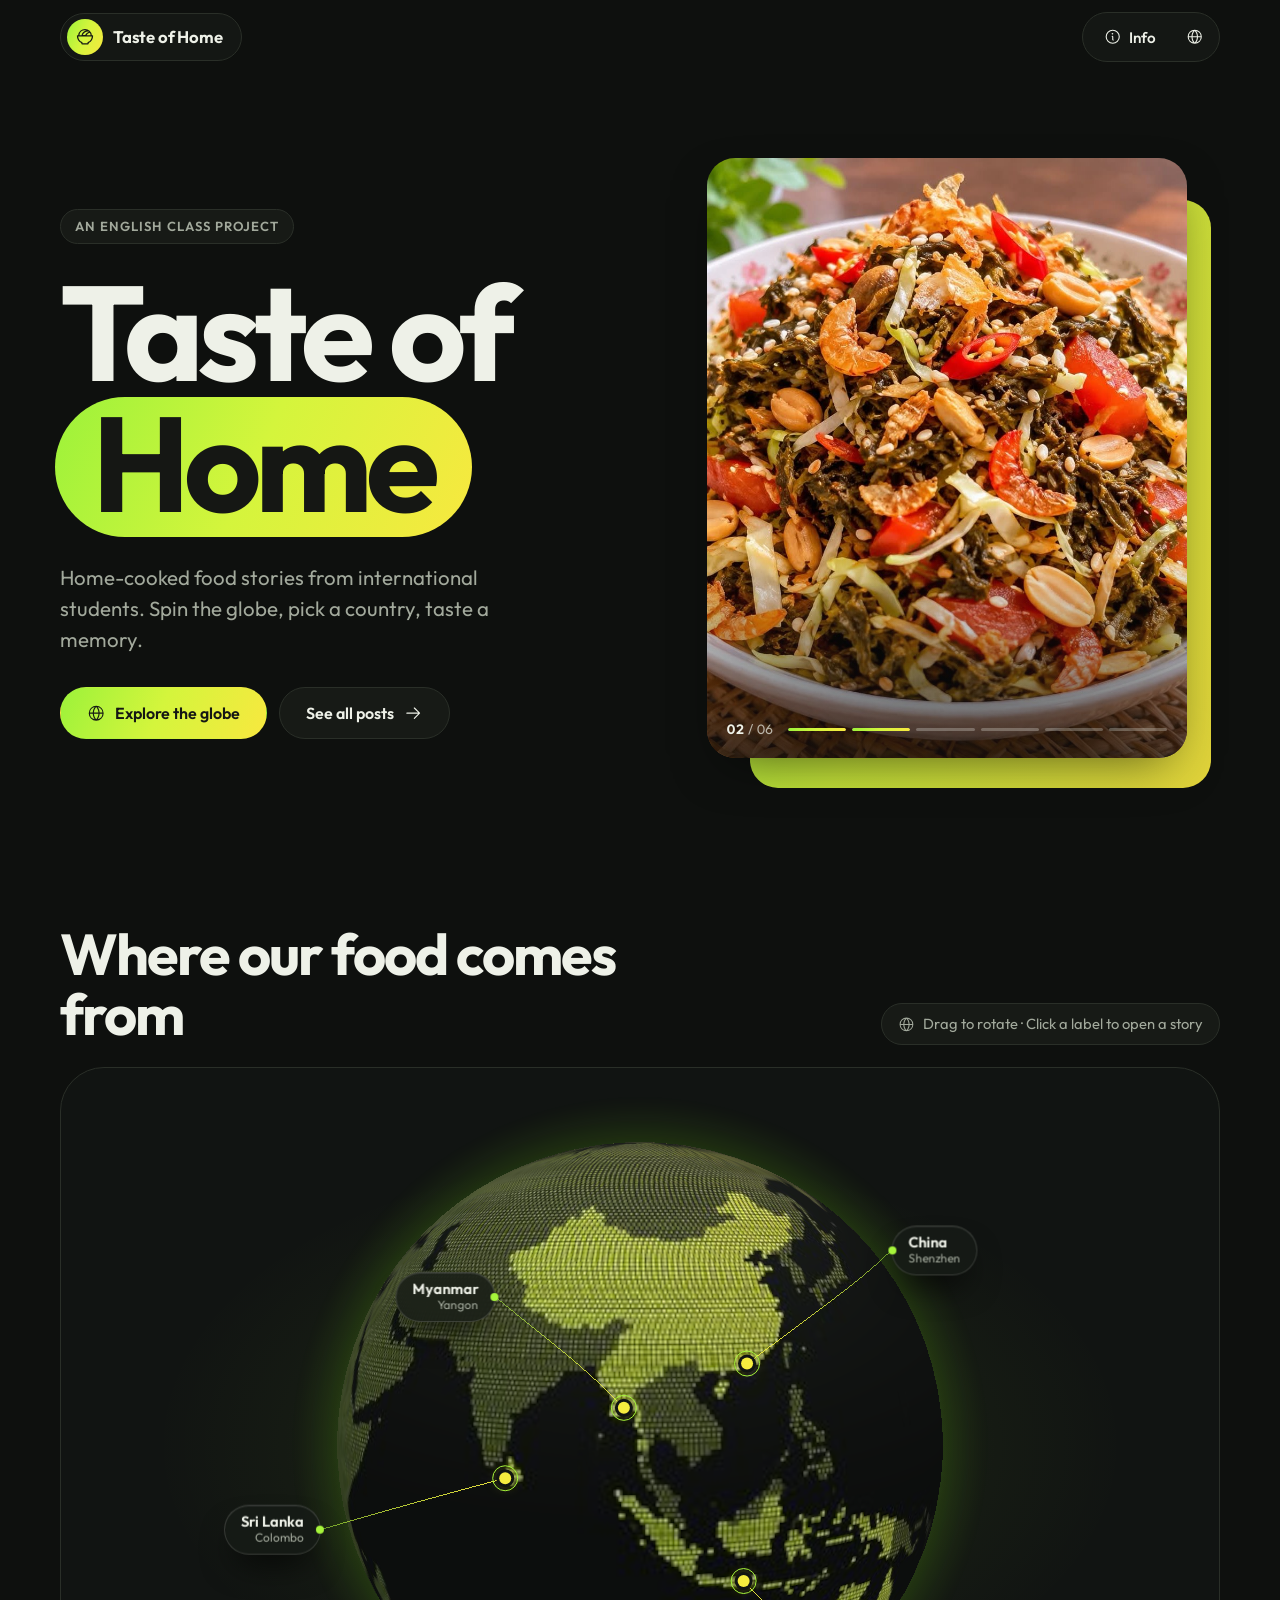
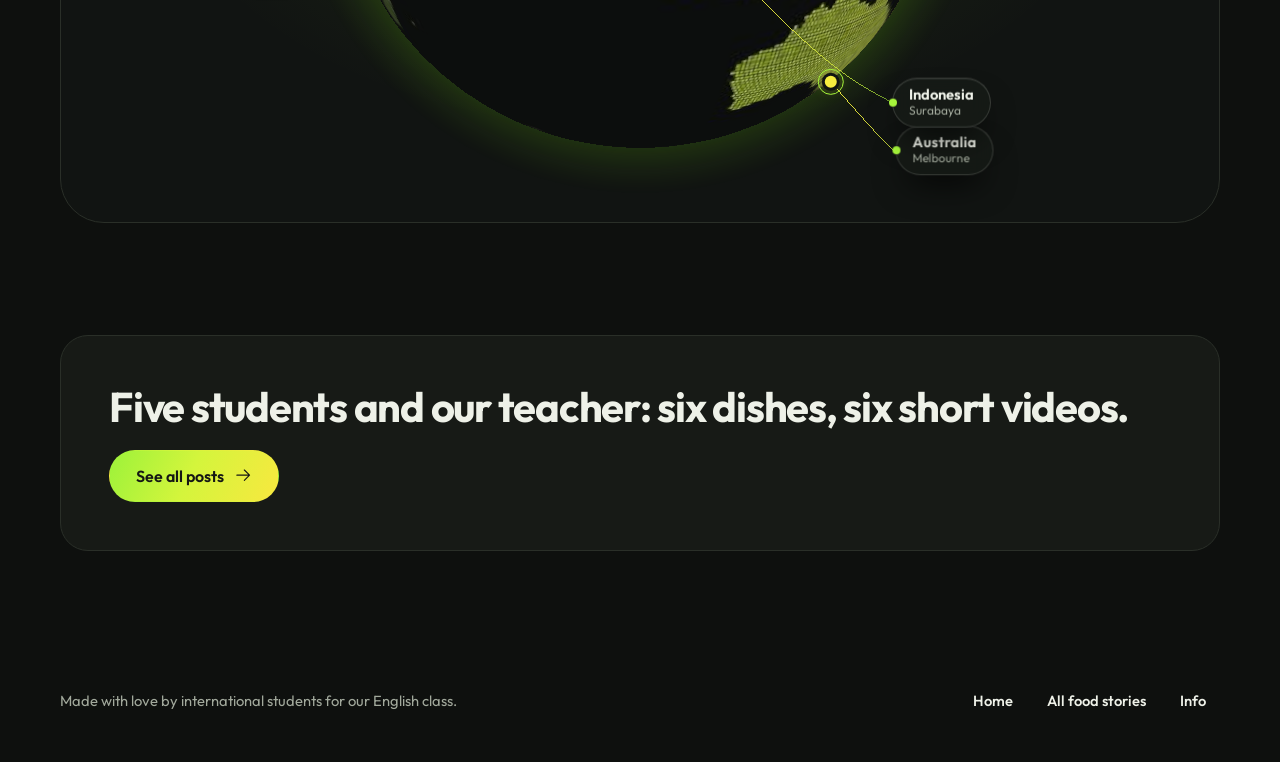
<file: index.html>
<!doctype html>
<html lang="en">
<head>
  <meta charset="utf-8">
  <meta name="viewport" content="width=device-width, initial-scale=1, viewport-fit=cover">
  <title>Taste of Home | Food stories from international students</title>
  <meta name="description" content="Taste of Home: home-cooked food stories and short videos from international students and their teacher, from China, Indonesia, Myanmar, Sri Lanka and Australia. Spin the 3D globe to explore.">
  <link rel="canonical" href="https://blanchexxxxx.github.io/taste-of-home/">
  <meta name="theme-color" content="#0e100e">
  <meta property="og:type" content="website">
  <meta property="og:title" content="Taste of Home">
  <meta property="og:description" content="Food stories from international students. Spin the globe, pick a country, taste a memory.">
  <meta property="og:url" content="https://blanchexxxxx.github.io/taste-of-home/">
  <meta property="og:image" content="https://blanchexxxxx.github.io/taste-of-home/assets/img/globe-1k.jpg">
  <link rel="icon" href="assets/img/favicon.svg" type="image/svg+xml">
  <link rel="preload" href="assets/fonts/outfit-latin-wght-normal.woff2" as="font" type="font/woff2" crossorigin>
  <link rel="stylesheet" href="assets/css/style.css?v=202611261900">
  <script type="application/ld+json">
  {"@context":"https://schema.org","@type":"WebSite","name":"Taste of Home","url":"https://blanchexxxxx.github.io/taste-of-home/","description":"Food stories and short videos from international students.","inLanguage":["en","zh","ja","id","my","si","ta"]}
  </script>
</head>
<body>
  <header class="topbar">
    <div class="wrap">
      <a class="brand" href="./" aria-label="Taste of Home"><span class="mark"><span data-icon="bowl-food"></span></span><span class="brand__name">Taste of Home</span></a>
      <nav class="actions">
        <a class="pill-btn" href="info.html"><span data-icon="info"></span><span data-i18n="nav.info">Info</span></a>
        <div class="lang">
          <button class="pill-btn pill-btn--icon" id="langBtn" type="button" aria-haspopup="listbox" aria-expanded="false" data-i18n-aria="nav.language" aria-label="Language"><span data-icon="globe-simple"></span></button>
          <ul class="lang__menu" id="langMenu" role="listbox" hidden></ul>
        </div>
      </nav>
    </div>
  </header>

  <main>
    <section class="hero">
      <div class="wrap hero__grid">
        <div>
          <p class="kicker" data-i18n="hero.kicker">An English class project</p>
          <h1>Taste of <span class="bubble-word">Home</span></h1>
          <p class="hero__sub" data-i18n="hero.subtitle">Home-cooked food stories from international students. Spin the globe, pick a country, taste a memory.</p>
          <div class="hero__cta">
            <a class="btn btn--grad" href="#globe-block"><span data-icon="globe-simple"></span><span data-i18n="hero.ctaGlobe">Explore the globe</span></a>
            <a class="btn" href="posts.html"><span data-i18n="hero.ctaPosts">See all posts</span><span data-icon="arrow-right"></span></a>
          </div>
        </div>
        <div class="show" id="show" aria-roledescription="carousel">
          <div class="show__card">
            <div class="show__slides"></div>
            <div class="show__bar">
              <span class="show__count" aria-hidden="true"><b>01</b> / 06</span>
              <div class="show__dots"></div>
            </div>
          </div>
        </div>
      </div>
    </section>

    <section class="globe-block" id="globe-block">
      <div class="wrap">
        <div class="globe-head reveal">
          <h2 data-i18n="globe.title">Where our food comes from</h2>
          <p class="hint"><span data-icon="globe-simple"></span><span data-i18n="globe.hint">Drag to rotate · Click a label to open a story</span></p>
        </div>
        <div class="stage" id="globe-section">
          <div class="globe-skeleton" id="globe-skeleton" role="status"><span></span><b hidden data-i18n="globe.loading">Loading the globe</b></div>
          <div id="globe"></div>
          <div class="globe-fallback" id="globe-fallback" hidden>
            <p data-i18n="globe.fallback">Your browser can't show the 3D globe, so here are the stories as a list:</p>
            <ul></ul>
          </div>
        </div>
      </div>
    </section>

    <section class="band">
      <div class="wrap">
        <div class="band__inner reveal">
          <h2 data-i18n="posts.subtitle">Five students and our teacher: six dishes, six short videos.</h2>
          <a class="btn btn--grad" href="posts.html"><span data-i18n="hero.ctaPosts">See all posts</span><span data-icon="arrow-right"></span></a>
        </div>
      </div>
    </section>
  </main>

  <footer class="footer">
    <div class="wrap">
      <span data-i18n="footer.text">Made by international students for our English class.</span>
      <nav><a href="./" data-i18n="nav.home">Home</a><a href="posts.html" data-i18n="posts.title">All food stories</a><a href="info.html" data-i18n="nav.info">Info</a></nav>
    </div>
  </footer>

  <script src="assets/js/icons.js?v=202611261900" defer></script>
  <script src="assets/js/i18n.js?v=202611261900" defer></script>
  <script src="assets/js/data.js?v=202611261900" defer></script>
  <script src="assets/js/posts-i18n.js?v=202611261900" defer></script>
  <script src="assets/js/common.js?v=202611261900" defer></script>
  <script src="assets/js/pages.js?v=202611261900" defer></script>
  <script src="assets/js/globe.js?v=202611261900" defer></script>
</body>
</html>
</file>
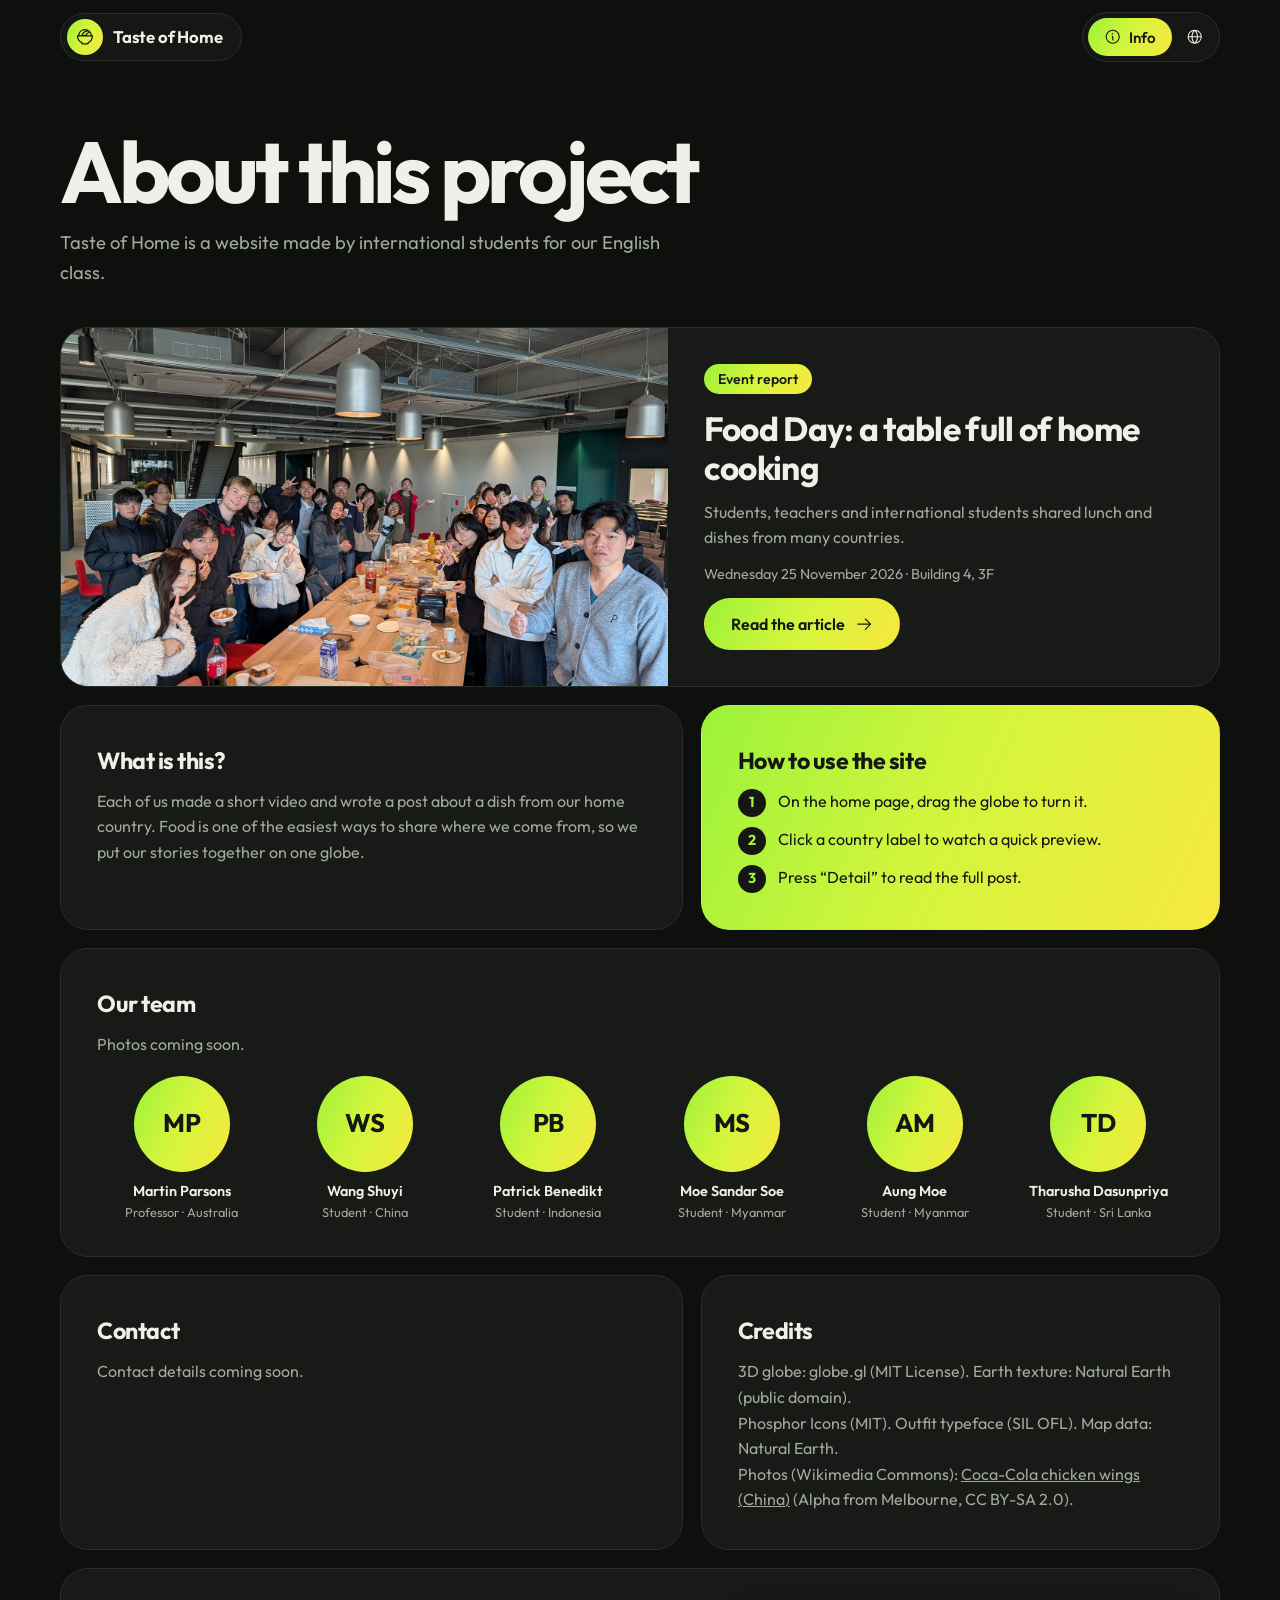
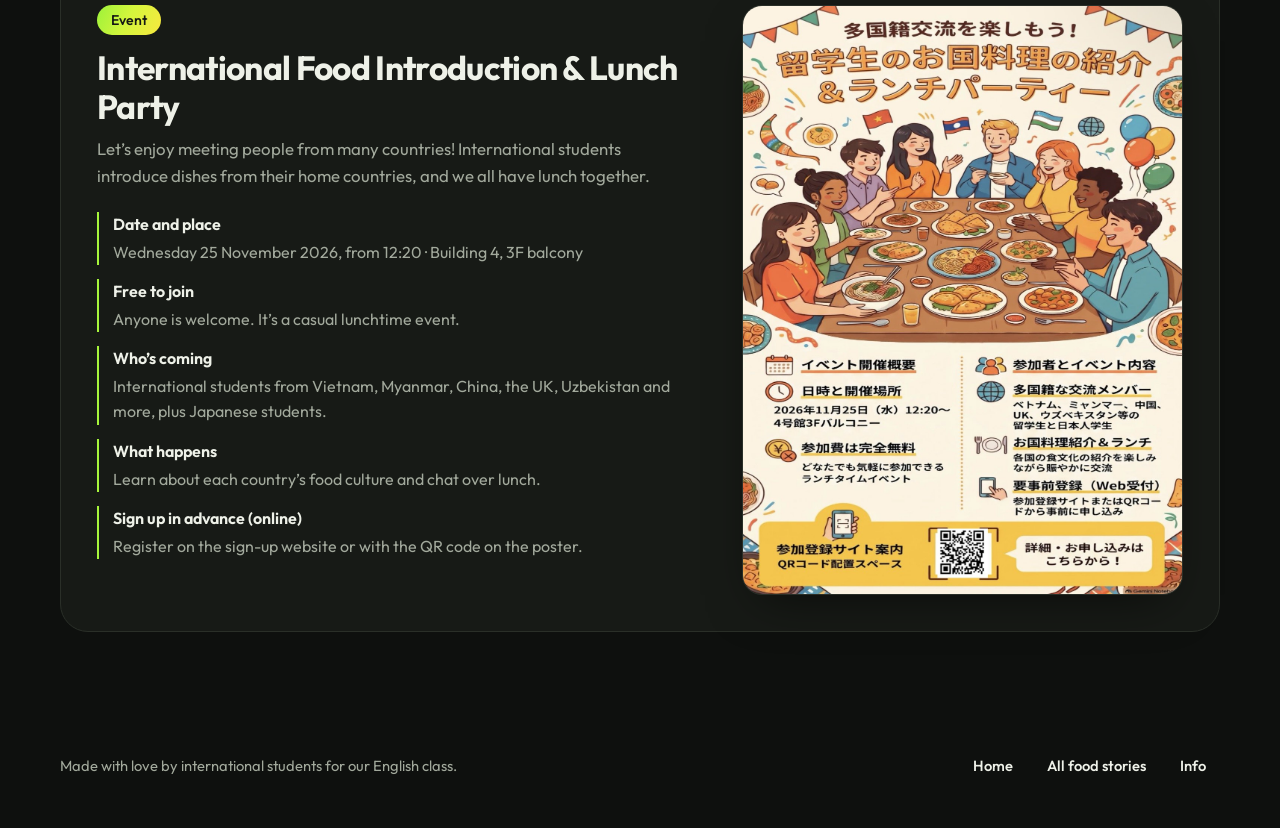
<file: info.html>
<!doctype html>
<html lang="en">
<head>
  <meta charset="utf-8">
  <meta name="viewport" content="width=device-width, initial-scale=1, viewport-fit=cover">
  <title>About | Taste of Home</title>
  <meta name="description" content="About Taste of Home, a website made by international students for an English class.">
  <link rel="canonical" href="https://blanchexxxxx.github.io/taste-of-home/info.html">
  <meta name="theme-color" content="#0e100e">
  <meta property="og:type" content="website">
  <meta property="og:title" content="About | Taste of Home">
  <meta property="og:description" content="About Taste of Home, a website made by international students for an English class.">
  <meta property="og:url" content="https://blanchexxxxx.github.io/taste-of-home/info.html">
  <meta property="og:image" content="https://blanchexxxxx.github.io/taste-of-home/assets/img/globe-1k.jpg">
  <link rel="icon" href="assets/img/favicon.svg" type="image/svg+xml">
  <link rel="preload" href="assets/fonts/outfit-latin-wght-normal.woff2" as="font" type="font/woff2" crossorigin>
  <link rel="stylesheet" href="assets/css/style.css?v=202611261900">
</head>
<body>
  <header class="topbar">
    <div class="wrap">
      <a class="brand" href="./" aria-label="Taste of Home"><span class="mark"><span data-icon="bowl-food"></span></span><span class="brand__name">Taste of Home</span></a>
      <nav class="actions">
        <a class="pill-btn" href="info.html" aria-current="page"><span data-icon="info"></span><span data-i18n="nav.info">Info</span></a>
        <div class="lang">
          <button class="pill-btn pill-btn--icon" id="langBtn" type="button" aria-haspopup="listbox" aria-expanded="false" data-i18n-aria="nav.language" aria-label="Language"><span data-icon="globe-simple"></span></button>
          <ul class="lang__menu" id="langMenu" role="listbox" hidden></ul>
        </div>
      </nav>
    </div>
  </header>

  <main>
    <section class="page">
      <div class="wrap">
        <div class="page-head">
          <h1 data-i18n="info.title">About this project</h1>
          <p data-i18n="info.lead">Taste of Home is a website made by international students for our English class.</p>
        </div>
        <div class="info-grid">
          <div class="panel--wide news-list" id="news-list"></div>
          <div class="panel reveal">
            <h2 data-i18n="info.aboutH">What is this?</h2>
            <p data-i18n="info.aboutP"></p>
          </div>
          <div class="panel panel--grad reveal">
            <h2 data-i18n="info.howH">How to use the site</h2>
            <ol class="steps">
              <li data-i18n="info.how1"></li>
              <li data-i18n="info.how2"></li>
              <li data-i18n="info.how3"></li>
            </ol>
          </div>
          <div class="panel panel--wide reveal">
            <h2 data-i18n="info.teamH">Our team</h2>
            <p data-i18n="info.teamP">Names and photos coming soon.</p>
            <!-- Filled in from the posts in assets/js/data.js (author, role, location). -->
            <div class="team" id="team"></div>
          </div>
          <div class="panel reveal">
            <h2 data-i18n="info.contactH">Contact</h2>
            <p data-i18n="info.contactP">Contact details coming soon.</p>
          </div>
          <div class="panel reveal">
            <h2 data-i18n="info.creditsH">Credits</h2>
            <p data-i18n="info.creditsP"></p>
            <p>Phosphor Icons (MIT). Outfit typeface (SIL OFL). Map data: Natural Earth.</p>
            <p id="photo-credits"></p>
          </div>
          <div class="panel panel--wide event reveal" id="event">
            <div class="event__text">
              <span class="chip chip--grad" data-i18n="info.eventTag">Event</span>
              <h2 data-i18n="info.eventH">International Food Introduction &amp; Lunch Party</h2>
              <p class="event__lead" data-i18n="info.eventLead"></p>
              <dl class="event__facts">
                <div><dt data-i18n="info.eventWhenH">Date and place</dt><dd data-i18n="info.eventWhen"></dd></div>
                <div><dt data-i18n="info.eventFeeH">Free to join</dt><dd data-i18n="info.eventFee"></dd></div>
                <div><dt data-i18n="info.eventWhoH">Who's coming</dt><dd data-i18n="info.eventWho"></dd></div>
                <div><dt data-i18n="info.eventWhatH">What happens</dt><dd data-i18n="info.eventWhat"></dd></div>
                <div><dt data-i18n="info.eventRegH">Sign up in advance (online)</dt><dd data-i18n="info.eventReg"></dd></div>
              </dl>
            </div>
            <!-- Poster image: assets/img/event/poster.jpg (hidden automatically if the file is missing) -->
            <a class="event__poster" href="assets/img/event/poster.jpg" target="_blank" rel="noopener">
              <img src="assets/img/event/poster.jpg" alt="" data-i18n-alt="info.eventPosterAlt" loading="lazy" onerror="this.parentNode.hidden = true">
            </a>
          </div>
        </div>
      </div>
    </section>
  </main>

  <footer class="footer">
    <div class="wrap">
      <span data-i18n="footer.text">Made by international students for our English class.</span>
      <nav><a href="./" data-i18n="nav.home">Home</a><a href="posts.html" data-i18n="posts.title">All food stories</a><a href="info.html" data-i18n="nav.info">Info</a></nav>
    </div>
  </footer>

  <script src="assets/js/icons.js?v=202611261900" defer></script>
  <script src="assets/js/i18n.js?v=202611261900" defer></script>
  <script src="assets/js/data.js?v=202611261900" defer></script>
  <script src="assets/js/news.js?v=202611261900" defer></script>
  <script src="assets/js/posts-i18n.js?v=202611261900" defer></script>
  <script src="assets/js/common.js?v=202611261900" defer></script>
  <script src="assets/js/pages.js?v=202611261900" defer></script>
</body>
</html>
</file>
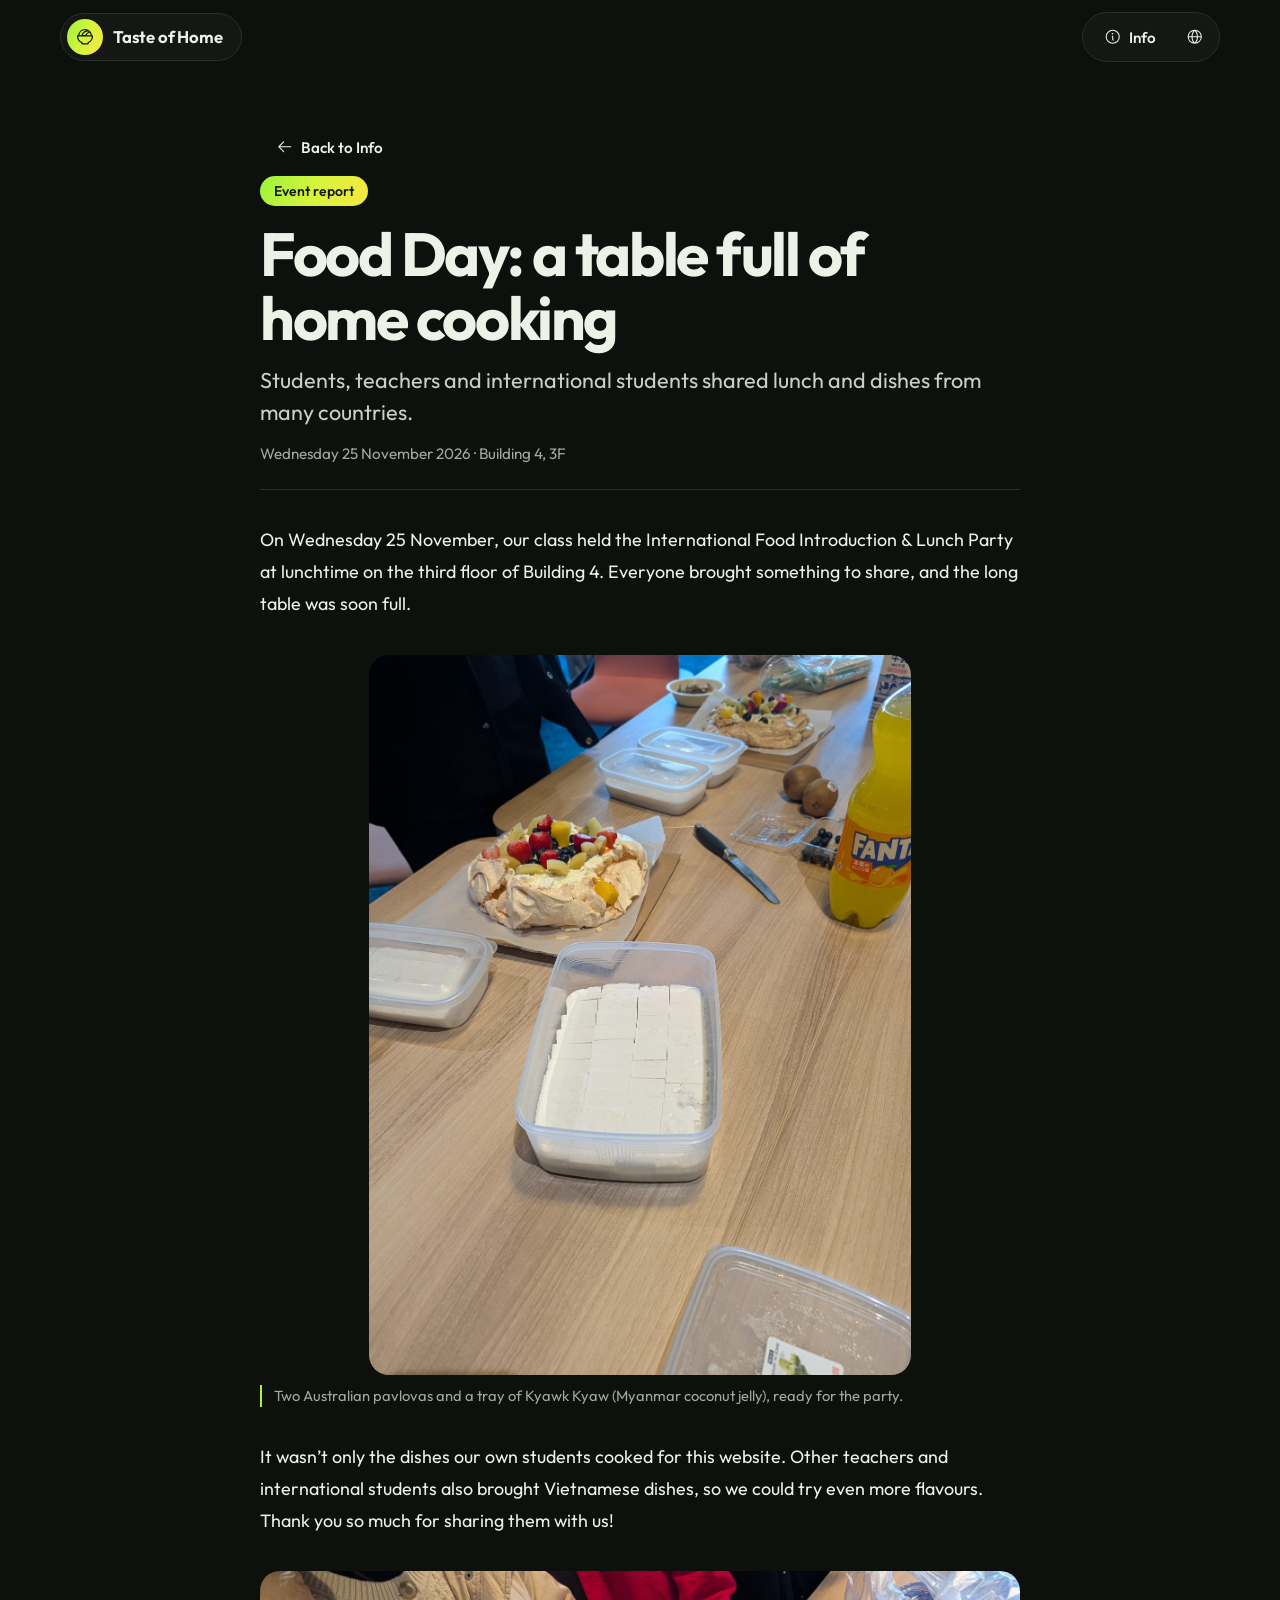
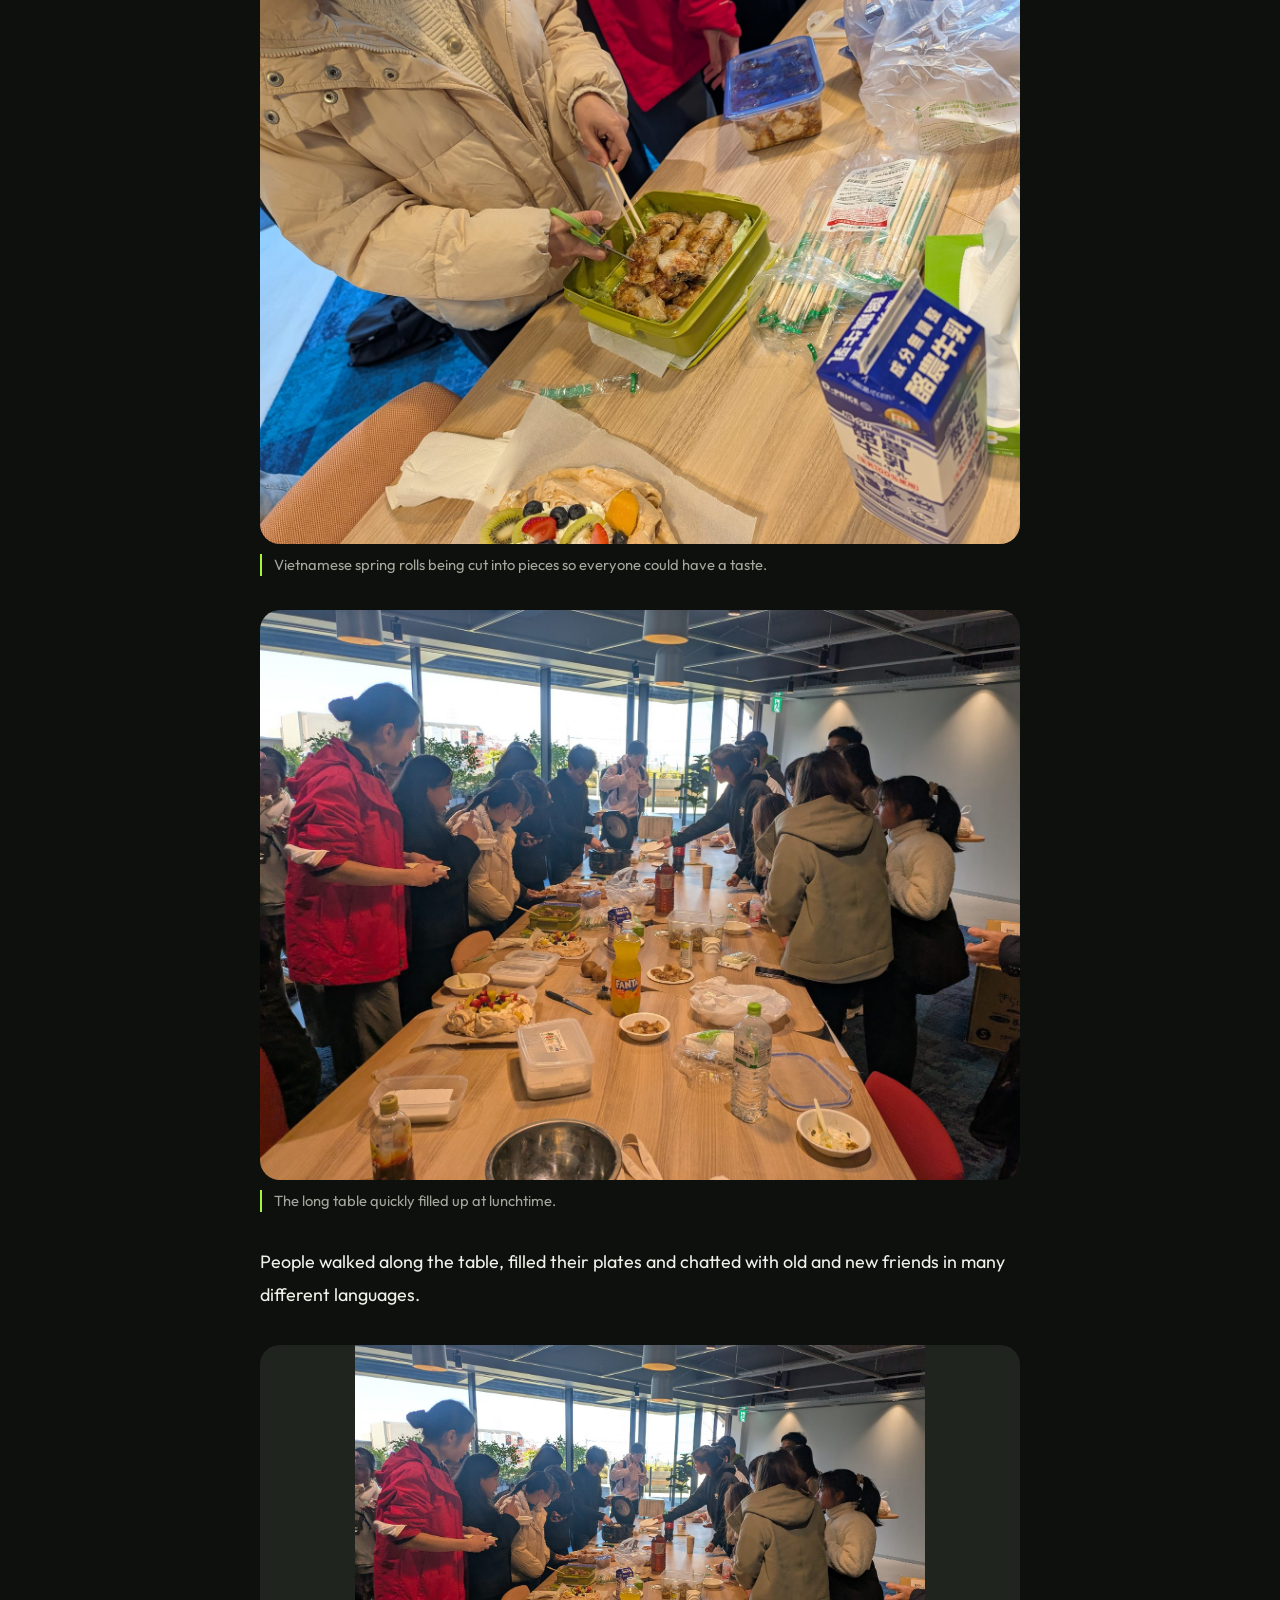
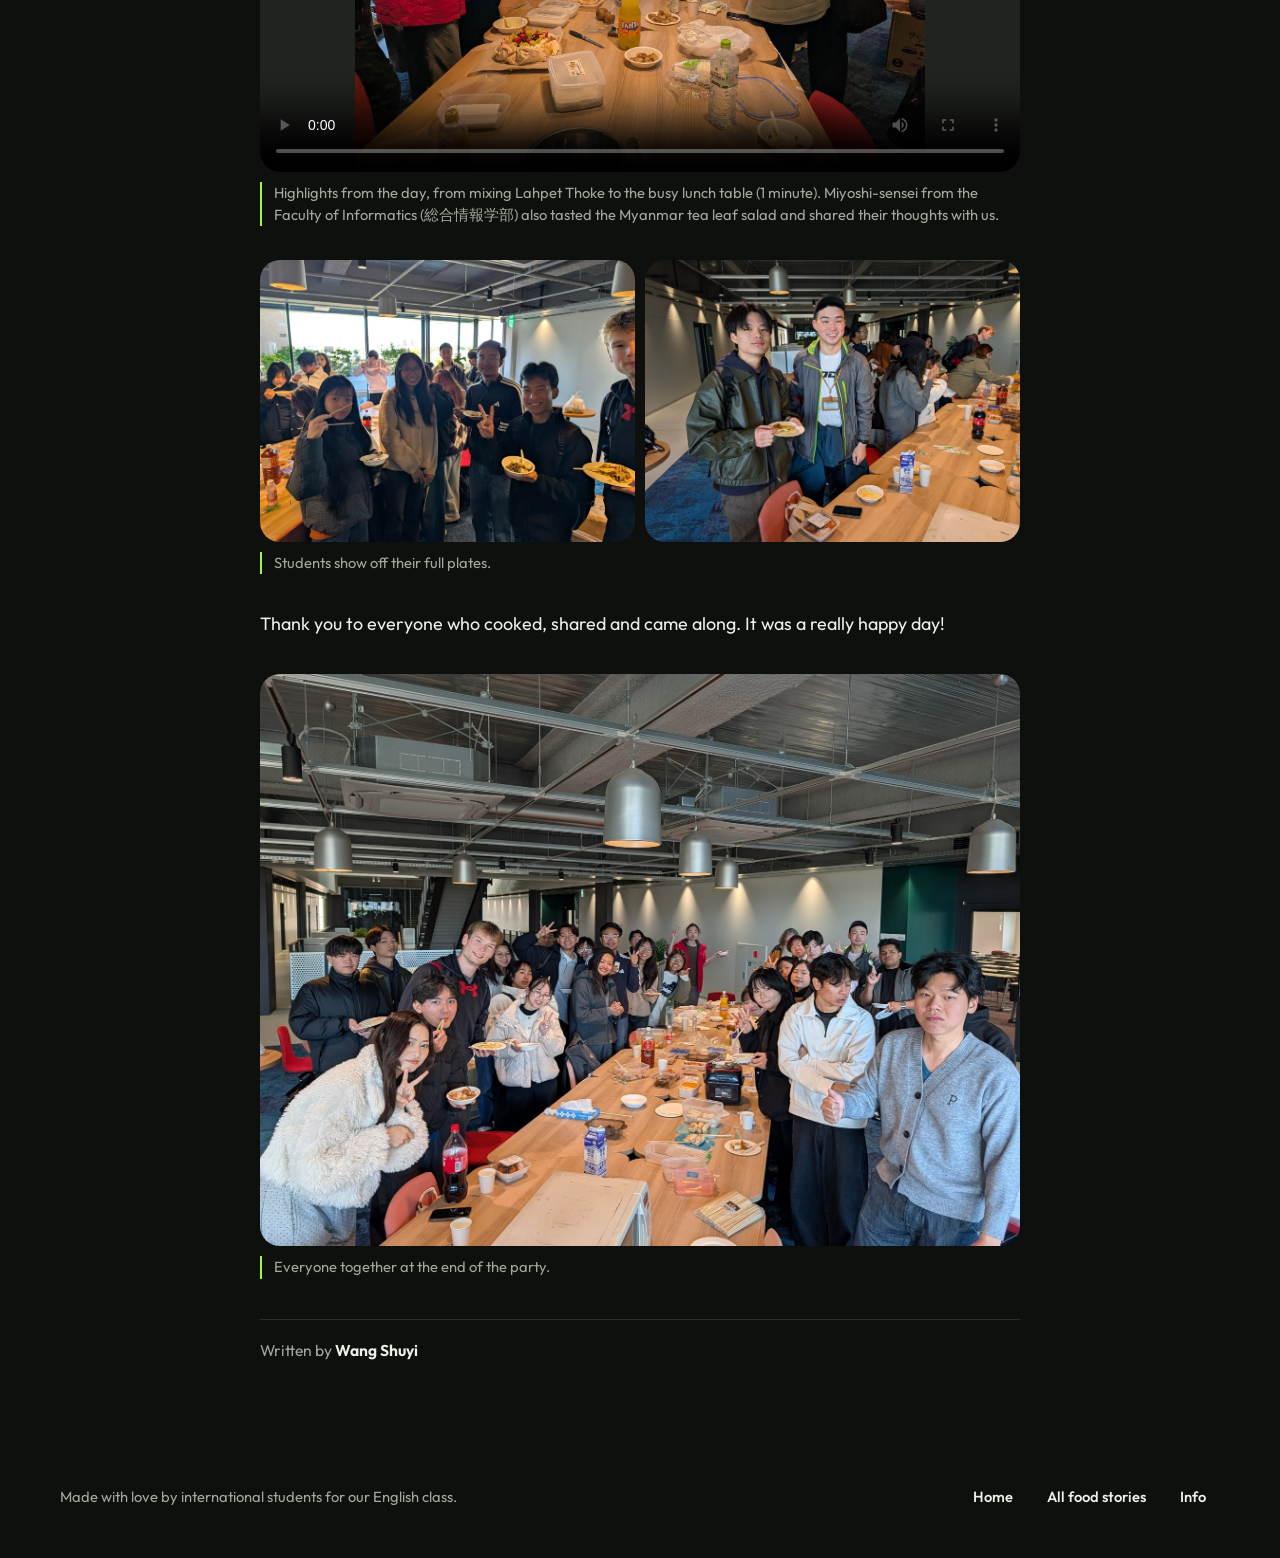
<file: news.html>
<!doctype html>
<html lang="en">
<head>
  <meta charset="utf-8">
  <meta name="viewport" content="width=device-width, initial-scale=1, viewport-fit=cover">
  <title>News | Taste of Home</title>
  <meta name="description" content="News from our class: Food Day, our international food lunch party.">
  <link rel="canonical" href="https://blanchexxxxx.github.io/taste-of-home/news.html">
  <meta name="theme-color" content="#0e100e">
  <meta property="og:type" content="website">
  <meta property="og:title" content="News | Taste of Home">
  <meta property="og:description" content="News from our class: Food Day, our international food lunch party.">
  <meta property="og:url" content="https://blanchexxxxx.github.io/taste-of-home/news.html">
  <meta property="og:image" content="https://blanchexxxxx.github.io/taste-of-home/assets/img/globe-1k.jpg">
  <link rel="icon" href="assets/img/favicon.svg" type="image/svg+xml">
  <link rel="preload" href="assets/fonts/outfit-latin-wght-normal.woff2" as="font" type="font/woff2" crossorigin>
  <link rel="stylesheet" href="assets/css/style.css?v=202611261900">
</head>
<body>
  <header class="topbar">
    <div class="wrap">
      <a class="brand" href="./" aria-label="Taste of Home"><span class="mark"><span data-icon="bowl-food"></span></span><span class="brand__name">Taste of Home</span></a>
      <nav class="actions">
        <a class="pill-btn" href="info.html"><span data-icon="info"></span><span data-i18n="nav.info">Info</span></a>
        <div class="lang">
          <button class="pill-btn pill-btn--icon" id="langBtn" type="button" aria-haspopup="listbox" aria-expanded="false" data-i18n-aria="nav.language" aria-label="Language"><span data-icon="globe-simple"></span></button>
          <ul class="lang__menu" id="langMenu" role="listbox" hidden></ul>
        </div>
      </nav>
    </div>
  </header>

  <main>
    <section class="page">
      <div class="wrap">
        <article class="news" id="news"></article>
      </div>
    </section>
  </main>

  <footer class="footer">
    <div class="wrap">
      <span data-i18n="footer.text">Made by international students for our English class.</span>
      <nav><a href="./" data-i18n="nav.home">Home</a><a href="posts.html" data-i18n="posts.title">All food stories</a><a href="info.html" data-i18n="nav.info">Info</a></nav>
    </div>
  </footer>

  <script src="assets/js/icons.js?v=202611261900" defer></script>
  <script src="assets/js/i18n.js?v=202611261900" defer></script>
  <script src="assets/js/data.js?v=202611261900" defer></script>
  <script src="assets/js/news.js?v=202611261900" defer></script>
  <script src="assets/js/posts-i18n.js?v=202611261900" defer></script>
  <script src="assets/js/common.js?v=202611261900" defer></script>
  <script src="assets/js/pages.js?v=202611261900" defer></script>
</body>
</html>
</file>
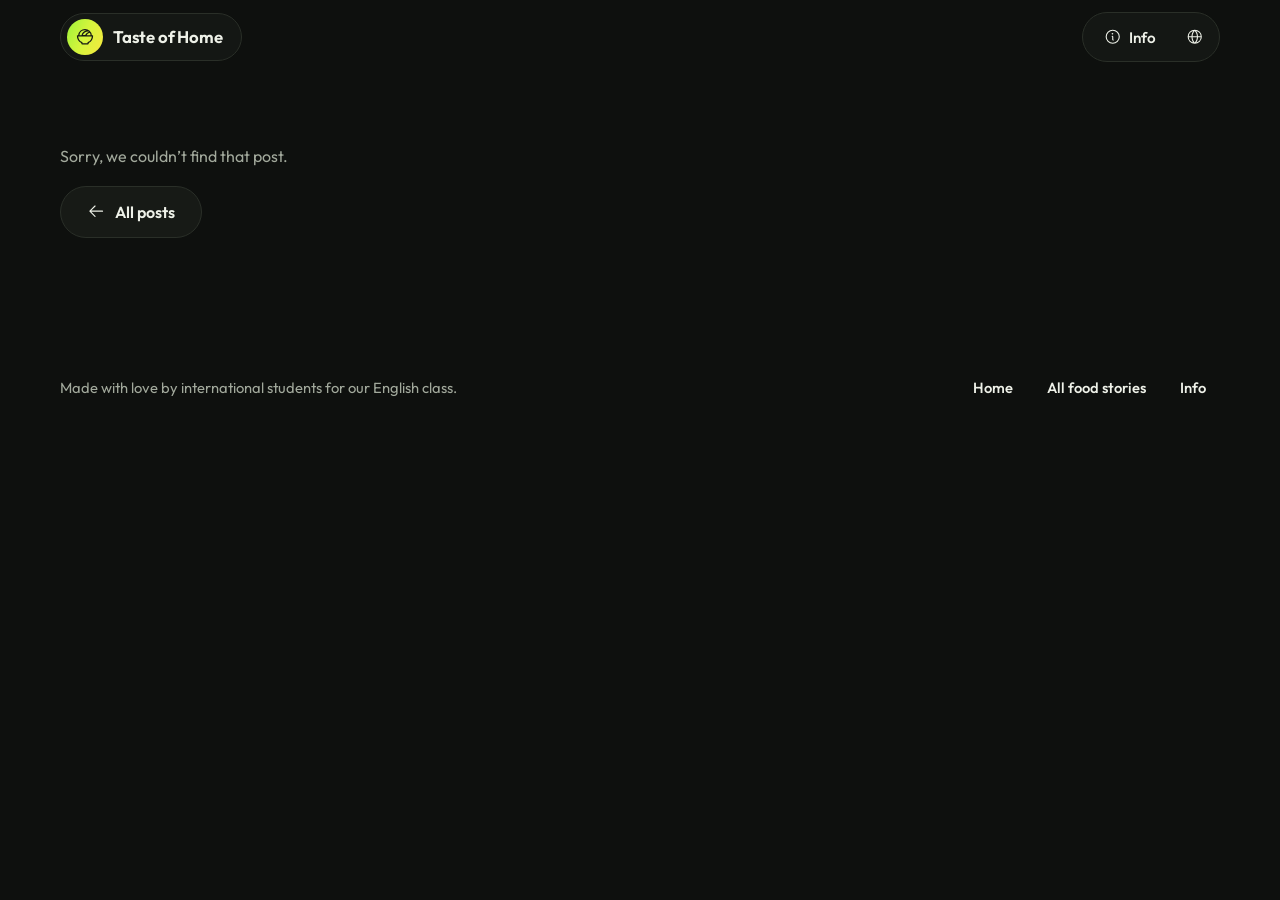
<file: post.html>
<!doctype html>
<html lang="en">
<head>
  <meta charset="utf-8">
  <meta name="viewport" content="width=device-width, initial-scale=1, viewport-fit=cover">
  <title>Food story | Taste of Home</title>
  <meta name="description" content="A food story and short video from an international student.">
  <link rel="canonical" href="https://blanchexxxxx.github.io/taste-of-home/post.html">
  <meta name="theme-color" content="#0e100e">
  <meta property="og:type" content="website">
  <meta property="og:title" content="Food story | Taste of Home">
  <meta property="og:description" content="A food story and short video from an international student.">
  <meta property="og:url" content="https://blanchexxxxx.github.io/taste-of-home/post.html">
  <meta property="og:image" content="https://blanchexxxxx.github.io/taste-of-home/assets/img/globe-1k.jpg">
  <link rel="icon" href="assets/img/favicon.svg" type="image/svg+xml">
  <link rel="preload" href="assets/fonts/outfit-latin-wght-normal.woff2" as="font" type="font/woff2" crossorigin>
  <link rel="stylesheet" href="assets/css/style.css?v=202611261900">
</head>
<body>
  <header class="topbar">
    <div class="wrap">
      <a class="brand" href="./" aria-label="Taste of Home"><span class="mark"><span data-icon="bowl-food"></span></span><span class="brand__name">Taste of Home</span></a>
      <nav class="actions">
        <a class="pill-btn" href="info.html"><span data-icon="info"></span><span data-i18n="nav.info">Info</span></a>
        <div class="lang">
          <button class="pill-btn pill-btn--icon" id="langBtn" type="button" aria-haspopup="listbox" aria-expanded="false" data-i18n-aria="nav.language" aria-label="Language"><span data-icon="globe-simple"></span></button>
          <ul class="lang__menu" id="langMenu" role="listbox" hidden></ul>
        </div>
      </nav>
    </div>
  </header>

  <main>
    <section class="page">
      <div class="wrap">
        <article class="post" id="post"></article>
      </div>
    </section>
  </main>

  <footer class="footer">
    <div class="wrap">
      <span data-i18n="footer.text">Made by international students for our English class.</span>
      <nav><a href="./" data-i18n="nav.home">Home</a><a href="posts.html" data-i18n="posts.title">All food stories</a><a href="info.html" data-i18n="nav.info">Info</a></nav>
    </div>
  </footer>

  <script src="assets/js/icons.js?v=202611261900" defer></script>
  <script src="assets/js/i18n.js?v=202611261900" defer></script>
  <script src="assets/js/data.js?v=202611261900" defer></script>
  <script src="assets/js/posts-i18n.js?v=202611261900" defer></script>
  <script src="assets/js/common.js?v=202611261900" defer></script>
  <script src="assets/js/pages.js?v=202611261900" defer></script>
</body>
</html>
</file>
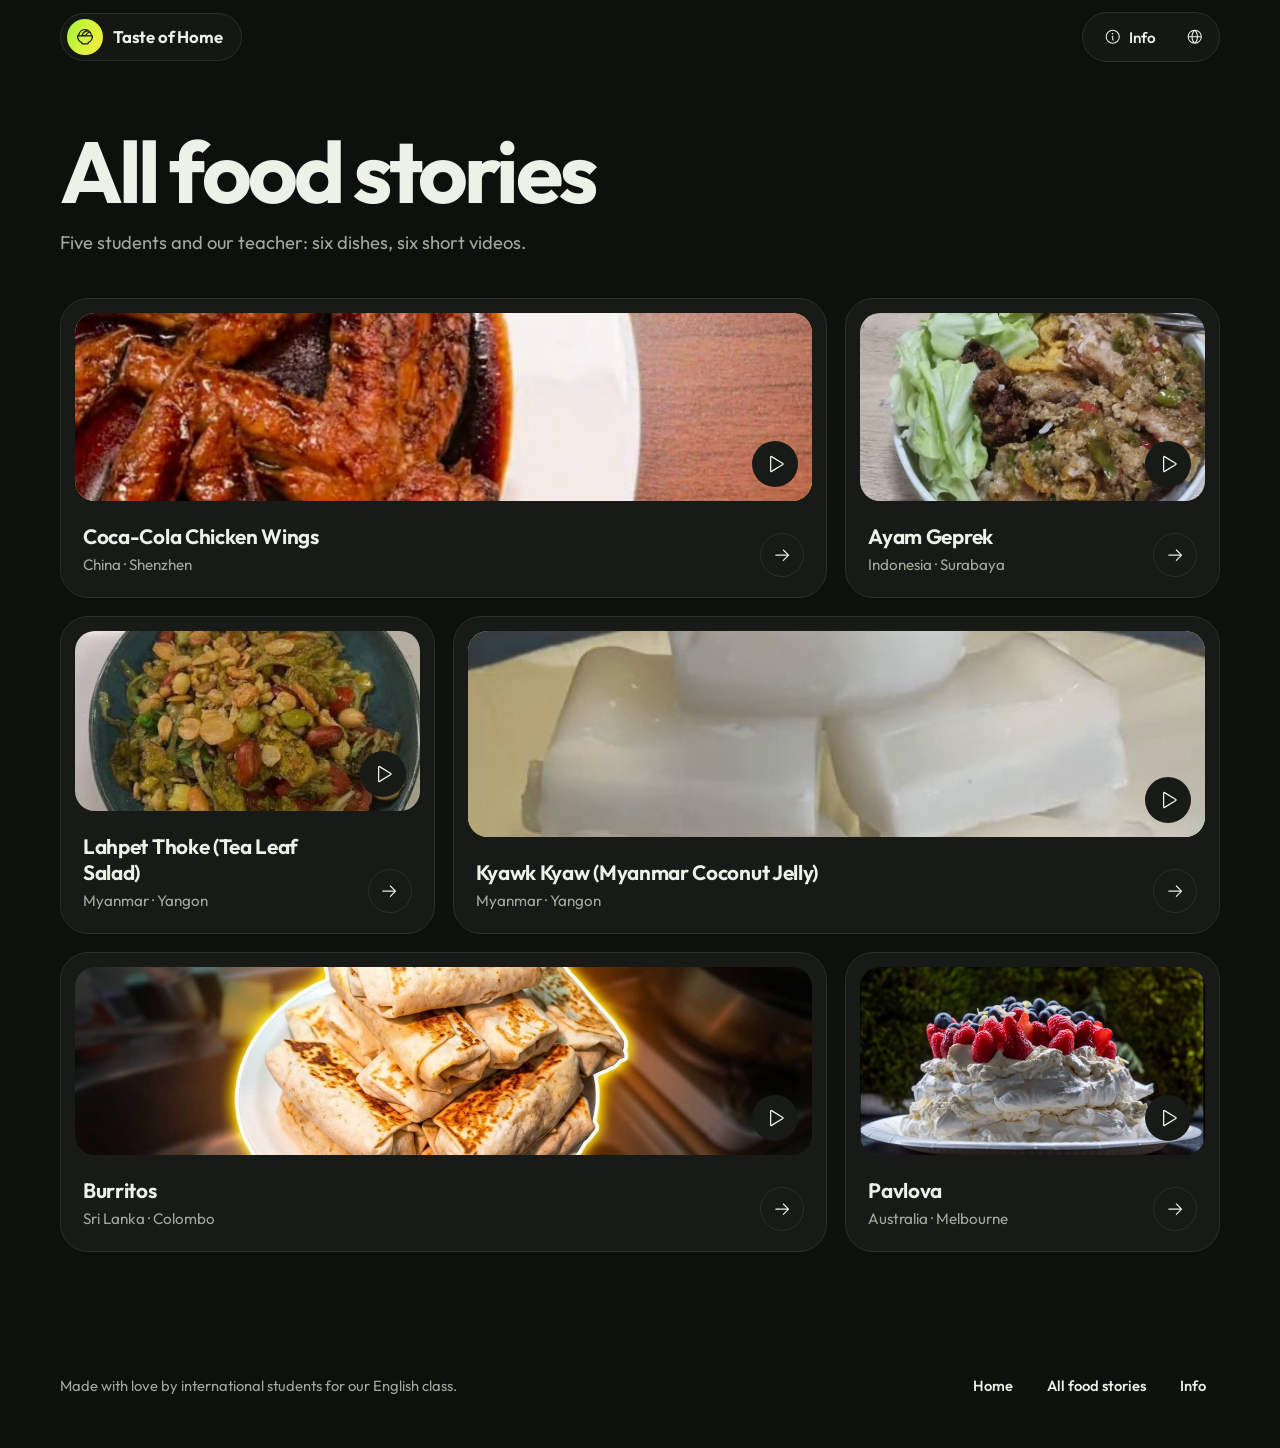
<file: posts.html>
<!doctype html>
<html lang="en">
<head>
  <meta charset="utf-8">
  <meta name="viewport" content="width=device-width, initial-scale=1, viewport-fit=cover">
  <title>All food stories | Taste of Home</title>
  <meta name="description" content="Five students and our teacher: six dishes, six short videos. Food stories from China, Indonesia, Myanmar, Sri Lanka and Australia.">
  <link rel="canonical" href="https://blanchexxxxx.github.io/taste-of-home/posts.html">
  <meta name="theme-color" content="#0e100e">
  <meta property="og:type" content="website">
  <meta property="og:title" content="All food stories | Taste of Home">
  <meta property="og:description" content="Five students and our teacher: six dishes, six short videos. Food stories from China, Indonesia, Myanmar, Sri Lanka and Australia.">
  <meta property="og:url" content="https://blanchexxxxx.github.io/taste-of-home/posts.html">
  <meta property="og:image" content="https://blanchexxxxx.github.io/taste-of-home/assets/img/globe-1k.jpg">
  <link rel="icon" href="assets/img/favicon.svg" type="image/svg+xml">
  <link rel="preload" href="assets/fonts/outfit-latin-wght-normal.woff2" as="font" type="font/woff2" crossorigin>
  <link rel="stylesheet" href="assets/css/style.css?v=202611261900">
</head>
<body>
  <header class="topbar">
    <div class="wrap">
      <a class="brand" href="./" aria-label="Taste of Home"><span class="mark"><span data-icon="bowl-food"></span></span><span class="brand__name">Taste of Home</span></a>
      <nav class="actions">
        <a class="pill-btn" href="info.html"><span data-icon="info"></span><span data-i18n="nav.info">Info</span></a>
        <div class="lang">
          <button class="pill-btn pill-btn--icon" id="langBtn" type="button" aria-haspopup="listbox" aria-expanded="false" data-i18n-aria="nav.language" aria-label="Language"><span data-icon="globe-simple"></span></button>
          <ul class="lang__menu" id="langMenu" role="listbox" hidden></ul>
        </div>
      </nav>
    </div>
  </header>

  <main>
    <section class="page">
      <div class="wrap">
        <div class="page-head">
          <h1 data-i18n="posts.title">All food stories</h1>
          <p data-i18n="posts.subtitle">Five students and our teacher: six dishes, six short videos.</p>
        </div>
        <div class="bento" id="posts-grid"></div>
      </div>
    </section>
  </main>

  <footer class="footer">
    <div class="wrap">
      <span data-i18n="footer.text">Made by international students for our English class.</span>
      <nav><a href="./" data-i18n="nav.home">Home</a><a href="posts.html" data-i18n="posts.title">All food stories</a><a href="info.html" data-i18n="nav.info">Info</a></nav>
    </div>
  </footer>

  <script src="assets/js/icons.js?v=202611261900" defer></script>
  <script src="assets/js/i18n.js?v=202611261900" defer></script>
  <script src="assets/js/data.js?v=202611261900" defer></script>
  <script src="assets/js/posts-i18n.js?v=202611261900" defer></script>
  <script src="assets/js/common.js?v=202611261900" defer></script>
  <script src="assets/js/pages.js?v=202611261900" defer></script>
</body>
</html>
</file>
<file: assets/css/style.css>
/* Taste of Home
   Shape system: interactive = full pill; containers ("bubbles") = 28px; small media = 20px.
   One accent: fluorescent green -> yellow gradient. Theme: dark only (off-black, never pure #000). */

@font-face {
  font-family: "Outfit";
  src: url("../fonts/outfit-latin-wght-normal.woff2") format("woff2");
  font-weight: 100 900; font-display: swap;
  unicode-range: U+0000-00FF, U+0131, U+0152-0153, U+02BB-02BC, U+02C6, U+02DA, U+02DC, U+0304, U+0308, U+0329, U+2000-206F, U+20AC, U+2122, U+2191, U+2193, U+2212, U+2215, U+FEFF, U+FFFD;
}
@font-face {
  font-family: "Outfit";
  src: url("../fonts/outfit-latin-ext-wght-normal.woff2") format("woff2");
  font-weight: 100 900; font-display: swap;
  unicode-range: U+0100-02BA, U+02BD-02C5, U+02C7-02CC, U+02CE-02D7, U+02DD-02FF, U+0304, U+0308, U+0329, U+1D00-1DBF, U+1E00-1E9F, U+1EF2-1EFF, U+2020, U+20A0-20AB, U+20AD-20C0, U+2113, U+2C60-2C7F, U+A720-A7FF;
}

:root {
  --bg: #0e100e;
  --surface: #171a16;
  --surface-2: #20241f;
  --tint: #1c2415;
  --ink: #eef1e8;
  --muted: #a2a99c;
  --line: #2a2f28;
  --lime: #a6f53b;
  --leaf: #a6f53b;
  --yellow: #f6ec3f;
  --grad: linear-gradient(115deg, #9cf23a 0%, #d4f53c 48%, #f8e83f 100%);
  --on-grad: #151714;
  --stage: #111412;
  --shadow: 0 18px 50px -18px rgba(0, 0, 0, .6);
  --r-bubble: 28px;
  --r-media: 20px;
  --ease: cubic-bezier(.16, 1, .3, 1);
  --font: "Outfit", system-ui, -apple-system, "Segoe UI", Roboto, "Helvetica Neue", Arial,
          "PingFang SC", "Microsoft YaHei", "Noto Sans SC",
          "Hiragino Sans", "Yu Gothic UI", "Yu Gothic", Meiryo, "Noto Sans JP",
          "Myanmar Text", "Noto Sans Myanmar", Padauk,
          "Nirmala UI", "Iskoola Pota", "Noto Sans Sinhala", Latha, "Noto Sans Tamil", sans-serif;
  --font-ja: "Outfit", "Hiragino Sans", "Hiragino Kaku Gothic ProN", "Yu Gothic UI", "Yu Gothic", Meiryo, "Noto Sans JP", system-ui, sans-serif;
  color-scheme: dark;
}
html[lang="ja"] body, html[lang="ja"] button, html[lang="ja"] .btn, html[lang="ja"] .pill-btn { font-family: var(--font-ja); }

*, *::before, *::after { box-sizing: border-box; }
html { -webkit-text-size-adjust: 100%; scroll-behavior: smooth; }
body {
  margin: 0; font-family: var(--font); color: var(--ink); background: var(--bg);
  line-height: 1.6; overflow-x: hidden; -webkit-font-smoothing: antialiased;
}
img, video, iframe { max-width: 100%; display: block; }
a { color: inherit; }
[hidden] { display: none !important; }
:focus-visible { outline: 2px solid var(--ink); outline-offset: 3px; }
.icon { display: inline-flex; width: 1.15em; height: 1.15em; flex: none; }
.icon svg { width: 100%; height: 100%; }
.wrap { width: 100%; max-width: 1240px; margin: 0 auto; padding: 0 clamp(16px, 4vw, 40px); }

/* ---------- top bar ---------- */
.topbar { position: fixed; inset: 12px 0 auto 0; z-index: 50; pointer-events: none; }
.topbar .wrap { display: flex; align-items: center; justify-content: space-between; }
.topbar .wrap > * { pointer-events: auto; }
.brand {
  display: inline-flex; align-items: center; gap: 10px; height: 48px; padding: 0 18px 0 6px;
  border-radius: 999px; text-decoration: none; font-weight: 650; font-size: 1.05rem; letter-spacing: -.01em;
  background: color-mix(in srgb, var(--surface) 82%, transparent);
  -webkit-backdrop-filter: blur(14px); backdrop-filter: blur(14px);
  border: 1px solid var(--line);
}
.mark { display: grid; place-items: center; width: 36px; height: 36px; border-radius: 50%; background: var(--grad); color: var(--on-grad); }
.mark .icon { width: 20px; height: 20px; }
.actions {
  display: flex; gap: 4px; padding: 5px; border-radius: 999px;
  background: color-mix(in srgb, var(--surface) 82%, transparent);
  -webkit-backdrop-filter: blur(14px); backdrop-filter: blur(14px);
  border: 1px solid var(--line);
}
.pill-btn {
  display: inline-flex; align-items: center; justify-content: center; gap: 8px;
  height: 38px; min-width: 38px; padding: 0 16px; border-radius: 999px; border: 0;
  background: transparent; color: var(--ink); font: 550 .95rem var(--font);
  text-decoration: none; cursor: pointer; transition: background .25s var(--ease), transform .2s var(--ease);
}
.pill-btn:hover { background: var(--surface-2); }
.pill-btn:active { transform: scale(.97); }
.pill-btn--icon { padding: 0; width: 38px; }
.pill-btn[aria-current="page"] { background: var(--grad); color: var(--on-grad); }
.lang { position: relative; }
.lang__menu {
  position: absolute; right: 0; top: calc(100% + 12px); margin: 0; padding: 6px; list-style: none; min-width: 200px;
  background: var(--surface); border: 1px solid var(--line); border-radius: 22px; box-shadow: var(--shadow);
  transform-origin: top right; animation: pop .22s var(--ease);
}
@keyframes pop { from { opacity: 0; transform: scale(.94); } }
.lang__menu button {
  display: block; width: 100%; text-align: left; padding: 10px 14px; border: 0; border-radius: 999px;
  background: none; font: 1rem var(--font); color: var(--ink); cursor: pointer;
}
.lang__menu button:hover { background: var(--surface-2); }
.lang__menu [aria-selected="true"] button { background: var(--grad); color: var(--on-grad); font-weight: 600; }

/* ---------- buttons ---------- */
.btn {
  display: inline-flex; align-items: center; gap: 10px; height: 52px; padding: 0 26px; white-space: nowrap;
  border-radius: 999px; border: 1px solid var(--line); background: var(--surface); color: var(--ink);
  font: 600 1rem var(--font); text-decoration: none; cursor: pointer;
  transition: transform .25s var(--ease), box-shadow .25s var(--ease);
}
.btn:hover { transform: translateY(-2px); box-shadow: var(--shadow); }
.btn:active { transform: scale(.98); }
.btn--grad { background: var(--grad); color: var(--on-grad); border-color: transparent; }
.btn--sm { height: 44px; padding: 0 20px; font-size: .95rem; }

/* ---------- hero ---------- */
.hero { min-height: 100vh; min-height: 100dvh; display: flex; align-items: center; padding: 96px 0 48px; overflow-x: clip; }
.hero__grid { display: grid; grid-template-columns: 1fr 1fr; gap: clamp(24px, 5vw, 64px); align-items: center; }
.kicker {
  display: inline-flex; align-items: center; gap: 8px; margin: 0 0 22px; padding: 6px 14px;
  border-radius: 999px; border: 1px solid var(--line); background: var(--surface);
  font-size: .82rem; font-weight: 600; letter-spacing: .08em; text-transform: uppercase; color: var(--muted);
}
.hero h1 {
  margin: 0; font-weight: 700; letter-spacing: -.045em; line-height: .98;
  font-size: clamp(3.4rem, 10.5vw, 8.6rem);
}
.hero h1 .bubble-word {
  display: inline-block; padding: 0 .28em .06em; margin-left: -.04em; border-radius: 999px;
  background: var(--grad); color: var(--on-grad);
}
.hero__sub { max-width: 34ch; margin: 26px 0 32px; font-size: clamp(1.08rem, 1.6vw, 1.3rem); color: var(--muted); line-height: 1.5; }
.hero__cta { display: flex; flex-wrap: wrap; gap: 12px; }

/* photo slideshow (pages.js): a portrait photo card on a fixed, offset accent block. Photos
   cross-fade with a slow zoom; segmented progress bar + counter at the bottom. */
.show { position: relative; width: 94%; max-width: 480px; aspect-ratio: 4 / 5; justify-self: end; margin: 0 6% 6% 0; }
.show::before {   /* accent block behind the card: never moves */
  content: ""; position: absolute; inset: 7% -5% -5% 9%; border-radius: var(--r-bubble);
  background: var(--grad); opacity: .9;
}
.show__card {
  position: absolute; inset: 0; overflow: hidden; border-radius: var(--r-bubble);
  background: var(--surface); box-shadow: var(--shadow); isolation: isolate;
}
.show__slides img {
  position: absolute; inset: 0; width: 100%; height: 100%; object-fit: cover;
  opacity: 0; scale: 1.08; transition: opacity .8s var(--ease), scale 0s 0.8s;
}
.show__slides img.is-on { opacity: 1; scale: 1; transition: opacity .8s var(--ease), scale 2.8s linear; }
.show__card::after {   /* soft shade under the bar so it reads on light photos */
  content: ""; position: absolute; inset: auto 0 0 0; height: 34%; z-index: 1; pointer-events: none;
  background: linear-gradient(180deg, transparent, rgba(14, 16, 14, .72));
}
.show__bar { position: absolute; left: 20px; right: 20px; bottom: 16px; z-index: 2; display: flex; align-items: center; gap: 14px; }
.show__count { flex: none; color: rgba(238, 241, 232, .7); font-size: .85rem; font-variant-numeric: tabular-nums; letter-spacing: .04em; }
.show__count b { color: var(--ink); font-weight: 650; }
.show__dots { flex: 1; display: flex; gap: 6px; }
.show__dot { flex: 1; height: 24px; padding: 0; border: 0; background: none; cursor: pointer; display: flex; align-items: center; }
.show__dot span { position: relative; display: block; width: 100%; height: 3px; border-radius: 999px; background: rgba(238, 241, 232, .28); overflow: hidden; }
.show__dot span::after { content: ""; position: absolute; inset: 0; border-radius: inherit; background: var(--grad); transform: scaleX(0); transform-origin: left; }
.show__dot.is-done span::after { transform: scaleX(1); }
.show__dot.is-on span::after { animation: show-fill var(--dur, 2s) linear forwards; }
@keyframes show-fill { to { transform: scaleX(1); } }
@media (prefers-reduced-motion: reduce) {
  .show__slides img, .show__slides img.is-on { scale: 1; transition: opacity .3s linear; }
}

/* ---------- globe ---------- */
.globe-block { padding: 24px 0 40px; scroll-margin-top: 72px; }
.globe-head { display: flex; flex-wrap: wrap; align-items: end; justify-content: space-between; gap: 12px 24px; margin-bottom: 22px; }
.globe-head h2 { margin: 0; font-size: clamp(2rem, 4.6vw, 3.6rem); line-height: 1.05; letter-spacing: -.035em; font-weight: 700; max-width: 16ch; }
.hint { display: inline-flex; align-items: center; gap: 8px; margin: 0; padding: 8px 16px; border-radius: 999px; background: var(--surface); border: 1px solid var(--line); color: var(--muted); font-size: .92rem; }
.stage {
  position: relative; height: min(84vh, 820px); min-height: 440px; overflow: hidden;
  border-radius: clamp(28px, 4vw, 44px); background:
    radial-gradient(60% 55% at 50% 50%, rgba(166, 245, 59, .10), transparent 70%), var(--stage);
  border: 1px solid var(--line);
  isolation: isolate;
}
#globe { position: absolute; inset: 0; opacity: 0; transition: opacity .9s var(--ease); cursor: grab; touch-action: pan-y; }
#globe:active { cursor: grabbing; }
#globe.is-ready { opacity: 1; }
.globe-skeleton { position: absolute; inset: 0; display: grid; place-items: center; }
.globe-skeleton span {
  width: min(62vh, 70%); aspect-ratio: 1; border-radius: 50%;
  background: radial-gradient(circle at 35% 30%, #262c24, #161a15 70%);
  animation: shimmer 1.6s ease-in-out infinite;
}
@keyframes shimmer { 50% { opacity: .55; } }
.globe-fallback { position: absolute; inset: 0; display: grid; place-items: center; align-content: center; gap: 18px; padding: 24px; color: var(--ink); text-align: center; }
.globe-fallback ul { list-style: none; margin: 0; padding: 0; display: flex; flex-wrap: wrap; gap: 10px; justify-content: center; }

/* globe markers: dot sits on the surface, label floats above it (line drawn in 3D by globe.gl) */
.gdot, .glabel { position: relative; display: block; width: 0; height: 0; padding: 0; border: 0; background: none; cursor: pointer; font-family: var(--font); transition: opacity .3s var(--ease); }
.gdot.is-hidden, .glabel.is-hidden { opacity: 0; pointer-events: none !important; }
.gdot span { position: absolute; left: -6px; top: -6px; width: 12px; height: 12px; border-radius: 50%; background: var(--yellow); box-shadow: 0 0 0 3px var(--stage), 0 0 14px rgba(246, 236, 63, .55); }
.gdot span::after { content: ""; position: absolute; inset: -7px; border-radius: 50%; border: 1.5px solid var(--lime); animation: ping 2.2s var(--ease) infinite; }
@keyframes ping { from { transform: scale(.4); opacity: 1; } to { transform: scale(1.5); opacity: 0; } }
.glabel__tag {
  position: absolute; left: 0; top: 0; transform: translate(0, -50%);
  display: flex; flex-direction: column; align-items: flex-start; white-space: nowrap; line-height: 1.15; text-align: left;
  padding: 8px 16px 9px; border-radius: 999px;
  background: rgba(23, 27, 22, .82); color: var(--ink); border: 1px solid rgba(238, 241, 232, .16);
  box-shadow: 0 18px 34px -12px rgba(0, 0, 0, .85), inset 0 1px 0 rgba(255, 255, 255, .08);
  -webkit-backdrop-filter: blur(10px); backdrop-filter: blur(10px);
  transition: background .25s var(--ease), color .25s var(--ease), transform .25s var(--ease);
}
.glabel--left .glabel__tag { left: auto; right: 0; align-items: flex-end; text-align: right; }
.glabel__tag::before { content: ""; position: absolute; top: 50%; left: -4px; width: 8px; height: 8px; margin-top: -4px; border-radius: 50%; background: var(--lime); }
.glabel--left .glabel__tag::before { left: auto; right: -4px; }
.glabel__tag b { font-size: .92rem; font-weight: 650; }
.glabel__tag small { font-size: .75rem; color: var(--muted); }
.glabel:hover .glabel__tag, .glabel:focus-visible .glabel__tag { background: var(--grad); color: var(--on-grad); border-color: transparent; transform: translate(0, -50%) scale(1.05); }
.glabel:hover .glabel__tag small, .glabel:focus-visible .glabel__tag small { color: var(--on-grad); opacity: .75; }

/* ---------- invite band ---------- */
.band { padding: 72px 0 96px; }
.band__inner { display: flex; flex-wrap: wrap; align-items: center; justify-content: space-between; gap: 20px; padding: clamp(28px, 4vw, 48px); border-radius: var(--r-bubble); background: var(--surface); border: 1px solid var(--line); }
.band h2 { margin: 0; font-size: clamp(1.6rem, 3.4vw, 2.6rem); letter-spacing: -.03em; line-height: 1.1; font-weight: 700; }

/* ---------- page heads ---------- */
.page { padding: 128px 0 80px; }
.page-head { margin-bottom: 40px; }
.page-head h1 { margin: 0; font-size: clamp(2.6rem, 7vw, 5.4rem); line-height: 1; letter-spacing: -.045em; font-weight: 700; }
.page-head p { margin: 14px 0 0; max-width: 52ch; color: var(--muted); font-size: 1.15rem; }

/* ---------- posts bento ---------- */
.bento { display: grid; grid-template-columns: repeat(3, 1fr); gap: 18px; }
.tile {
  position: relative; display: flex; flex-direction: column; justify-content: space-between; gap: 18px;
  min-height: 300px; padding: 14px; border-radius: var(--r-bubble); text-decoration: none;
  background: var(--surface); border: 1px solid var(--line);
  transition: transform .35s var(--ease), box-shadow .35s var(--ease);
}
.tile:hover { transform: translateY(-4px); box-shadow: var(--shadow); }
.tile:nth-child(4n+1), .tile:nth-child(4n+4) { grid-column: span 2; }
.tile:last-child:nth-child(4n+1) { grid-column: 1 / -1; } /* odd count: last tile fills the row */
.tile__media {
  position: relative; flex: 1; min-height: 180px; border-radius: var(--r-media); overflow: hidden;
  display: grid; place-items: center; background: var(--surface-2);
}
.tile__media img { position: absolute; inset: 0; width: 100%; height: 100%; object-fit: cover; }
.tile:nth-child(3n+1) .tile__media { background: var(--grad); }
.tile:nth-child(3n+2) .tile__media { background: var(--tint); color: var(--ink); }
.tile__code { font-size: clamp(3rem, 7vw, 5rem); font-weight: 700; letter-spacing: -.04em; opacity: .9; }
.tile__play { position: absolute; right: 14px; bottom: 14px; display: grid; place-items: center; width: 46px; height: 46px; border-radius: 50%; background: var(--surface); color: var(--ink); }
.tile__play .icon { width: 20px; height: 20px; }
.tile__body { padding: 4px 8px 6px; display: flex; align-items: end; justify-content: space-between; gap: 12px; }
.tile__body h3 { margin: 0; font-size: 1.3rem; line-height: 1.25; letter-spacing: -.015em; font-weight: 650; }
.tile__place { margin: 4px 0 0; color: var(--muted); font-size: .95rem; }
.tile__go { flex: none; display: grid; place-items: center; width: 44px; height: 44px; border-radius: 50%; border: 1px solid var(--line); transition: background .25s var(--ease); }
.tile:hover .tile__go { background: var(--grad); color: var(--on-grad); border-color: transparent; }

/* ---------- chips ---------- */
.chip { display: inline-flex; align-items: center; gap: 6px; padding: 6px 14px; border-radius: 999px; background: var(--surface-2); color: var(--ink); font: 550 .88rem var(--font); border: 0; }
.chip--grad { background: var(--grad); color: var(--on-grad); }
button.chip { cursor: pointer; height: 44px; padding: 0 18px; font-size: .98rem; }

/* ---------- video ---------- */
.video { position: relative; aspect-ratio: 16 / 9; border-radius: var(--r-media); overflow: hidden; background: var(--surface-2); }
.video video, .video iframe { position: absolute; inset: 0; width: 100%; height: 100%; border: 0; }
.video--empty { display: grid; place-items: center; align-content: center; gap: 12px; color: var(--muted); font-size: .95rem; background: radial-gradient(70% 80% at 50% 45%, var(--tint), var(--surface-2)); }
.video--empty .play { display: grid; place-items: center; width: 64px; height: 64px; border-radius: 50%; background: var(--grad); color: var(--on-grad); }
.video--empty .play .icon { width: 26px; height: 26px; }

/* ---------- modal ---------- */
.modal { position: fixed; inset: 0; z-index: 100; display: grid; place-items: center; padding: 16px; }
.modal__backdrop { position: absolute; inset: 0; background: rgba(10, 12, 9, .6); -webkit-backdrop-filter: blur(6px); backdrop-filter: blur(6px); opacity: 0; transition: opacity .3s var(--ease); }
.modal__card {
  position: relative; width: min(620px, 100%); max-height: calc(100dvh - 32px); overflow: auto;
  background: var(--surface); color: var(--ink); border-radius: var(--r-bubble); border: 1px solid var(--line);
  box-shadow: 0 40px 100px -30px rgba(0, 0, 0, .7); padding: 14px; text-align: left; outline: none;
  transform: translateY(18px) scale(.97); opacity: 0; transition: transform .4s var(--ease), opacity .3s var(--ease);
}
.modal.is-open .modal__backdrop { opacity: 1; }
.modal.is-open .modal__card { transform: none; opacity: 1; }
.modal__x { position: absolute; top: 24px; right: 24px; z-index: 2; display: grid; place-items: center; width: 40px; height: 40px; border: 1px solid rgba(238, 241, 232, .16); border-radius: 50%; background: rgba(23, 27, 22, .75); color: var(--ink); cursor: pointer; -webkit-backdrop-filter: blur(8px); backdrop-filter: blur(8px); }
.modal__x .icon { width: 18px; height: 18px; }
.modal__post + .modal__post { margin-top: 14px; padding-top: 14px; border-top: 1px solid var(--line); }
.modal__text { padding: 18px 10px 6px; }
.modal__text h3 { margin: 12px 0 2px; font-size: 1.55rem; line-height: 1.2; letter-spacing: -.025em; font-weight: 700; }
.byline { margin: 0; color: var(--muted); font-size: .95rem; }
.modal__foot { display: flex; justify-content: flex-end; padding: 8px 4px 4px; }

/* ---------- post page ---------- */
/* Country flag behind the top of the page: softened, darkened, tinted toward the lime/yellow
   accent, and faded into --bg so it reads as a gradient rather than a picture. */
.flag-bg { position: absolute; inset: 0 0 auto 0; height: min(680px, 92vh); overflow: hidden; pointer-events: none; z-index: 0; }
.flag-bg::before {
  content: ""; position: absolute; inset: -24px;
  background: var(--flag) left top / cover no-repeat;
  filter: blur(6px) saturate(.55) brightness(.4);
}
.flag-bg::after {
  content: ""; position: absolute; inset: 0;
  background:
    linear-gradient(180deg, transparent 0%, rgba(14, 16, 14, .55) 50%, var(--bg) 96%),
    linear-gradient(115deg, rgba(156, 242, 58, .10), rgba(248, 232, 63, .06)),
    linear-gradient(90deg, rgba(14, 16, 14, .55) 0%, rgba(14, 16, 14, .2) 70%);
}
.flag-bg ~ main { position: relative; z-index: 1; }
@media (max-width: 720px) { .flag-bg { height: 480px; } }
.post { max-width: 860px; }
.post h1 { margin: 16px 0 8px; font-size: clamp(2.4rem, 6vw, 4.4rem); line-height: 1.02; letter-spacing: -.045em; font-weight: 700; }
.post .video { margin: 30px 0 40px; border-radius: var(--r-bubble); }
.photos { display: grid; grid-template-columns: repeat(2, 1fr); gap: 12px; margin: 30px 0 40px; align-items: start; }
.photos--one { grid-template-columns: 1fr; }
.photos a { display: block; overflow: hidden; border-radius: var(--r-media); border: 1px solid var(--line); background: var(--surface); }
.photos img { width: 100%; height: 100%; aspect-ratio: 3 / 4; object-fit: cover; transition: transform .6s var(--ease); }
.photos a:hover img { transform: scale(1.02); }
.photos--one img { aspect-ratio: auto; height: auto; }
.post__summary { font-size: 1.25rem; color: var(--muted); max-width: 60ch; margin: 0 0 28px; }
.post h2 { margin: 0 0 10px; font-size: 1.5rem; letter-spacing: -.02em; }
.post__body p { font-size: 1.1rem; max-width: 65ch; }
.post__body + .post__body { margin-top: 40px; }
.post__list ul, .post__list ol { margin: 0; padding-left: 1.4em; max-width: 65ch; font-size: 1.1rem; }
.post__list li { margin: 6px 0; padding-left: 4px; }
.post__list li::marker { color: var(--muted); }
.post__list h3 { margin: 22px 0 6px; font-size: 1.1rem; font-weight: 600; color: var(--lime); letter-spacing: -.01em; }
.post__list h2 + h3 { margin-top: 4px; }
.post__note { margin: 26px 0 0 !important; max-width: 65ch; color: var(--muted); font-size: 1rem !important; }
.post__keywords dl { margin: 0; display: flex; flex-wrap: wrap; gap: 10px; }
.post__keywords dl > div { padding: 10px 16px; border-radius: 18px; background: var(--surface); border: 1px solid var(--line); max-width: 100%; }
.post__keywords dt { font-weight: 600; }
.post__keywords dd { margin: 2px 0 0; color: var(--muted); font-size: .95rem; }
.post__nav { display: flex; justify-content: space-between; gap: 12px; flex-wrap: wrap; margin-top: 56px; }
.back { margin-bottom: 10px; }
.placeholder { color: var(--muted); }

/* ---------- info page ---------- */
.info-grid { display: grid; grid-template-columns: 1.2fr 1fr; gap: 18px; }
.panel { padding: clamp(24px, 3vw, 36px); border-radius: var(--r-bubble); background: var(--surface); border: 1px solid var(--line); }
.panel h2 { margin: 0 0 10px; font-size: 1.45rem; letter-spacing: -.02em; }
.panel p { margin: 0; color: var(--muted); }
.panel--grad { background: var(--grad); color: var(--on-grad); border-color: transparent; }
.panel--grad p { color: inherit; opacity: .8; }
.panel--wide { grid-column: 1 / -1; }
/* news card on the Info page */
.news-list { display: grid; gap: 18px; }
.news-card { display: grid; grid-template-columns: 1.1fr 1fr; overflow: hidden; border-radius: var(--r-bubble); background: var(--surface); border: 1px solid var(--line); text-decoration: none; color: inherit; transition: border-color .3s, transform .4s var(--ease); }
.news-card:hover { border-color: rgba(166, 245, 59, .45); transform: translateY(-2px); }
.news-card__img { position: relative; min-height: 240px; overflow: hidden; }
.news-card__img img { position: absolute; inset: 0; width: 100%; height: 100%; object-fit: cover; transition: transform .8s var(--ease); }
.news-card:hover .news-card__img img { transform: scale(1.03); }
.news-card__body { padding: clamp(22px, 3vw, 36px); display: flex; flex-direction: column; gap: 12px; align-items: flex-start; justify-content: center; }
.news-card__body h2 { margin: 4px 0 0; font-size: clamp(1.5rem, 3vw, 2.1rem); line-height: 1.15; letter-spacing: -.02em; }
.news-card__body p { margin: 0; color: var(--muted); }
.news-card__meta { font-size: .9rem; }
@media (max-width: 900px) { .news-card { grid-template-columns: 1fr; } .news-card__img { min-height: 0; aspect-ratio: 16 / 10; } }

/* news article page */
.news { max-width: 760px; margin: 0 auto; }
.news h1 { margin: 16px 0 14px; font-size: clamp(2.2rem, 5.6vw, 3.8rem); line-height: 1.05; letter-spacing: -.04em; font-weight: 700; }
.news__dek { margin: 0 0 14px; font-size: clamp(1.15rem, 2vw, 1.35rem); line-height: 1.5; color: var(--ink); opacity: .85; }
.news__meta { margin: 0 0 34px; padding-bottom: 22px; border-bottom: 1px solid var(--line); color: var(--muted); font-size: .95rem; }
.news__body > p { margin: 0 0 22px; font-size: 1.12rem; line-height: 1.8; }
.news figure { margin: 34px 0; }
.news figure img, .news figure .video { width: 100%; border-radius: var(--r-media); }
.news figure img { height: auto; display: block; }
.news figure.is-tall img { max-height: 80vh; width: auto; max-width: 100%; margin: 0 auto; }
.news__pair { display: grid; grid-template-columns: 1fr 1fr; gap: 10px; }
.news__pair img { aspect-ratio: 4 / 3; object-fit: cover; }
.news__byline { margin: 40px 0 0; padding-top: 18px; border-top: 1px solid var(--line); color: var(--muted); font-size: .98rem; }
.news__byline b { color: var(--ink); font-weight: 650; }
.news figcaption { margin-top: 10px; padding-left: 12px; border-left: 2px solid var(--lime); color: var(--muted); font-size: .92rem; line-height: 1.5; }
@media (max-width: 600px) { .news__pair { grid-template-columns: 1fr; } }
.event { display: grid; grid-template-columns: 1.15fr .85fr; gap: clamp(20px, 4vw, 48px); align-items: start; }
.event__text h2 { margin-top: 14px; font-size: clamp(1.5rem, 3vw, 2.1rem); line-height: 1.15; }
.event__lead { margin-bottom: 22px !important; font-size: 1.05rem; }
.event__facts { margin: 0; display: grid; gap: 14px; }
.event__facts div { padding-left: 14px; border-left: 2px solid var(--lime); }
.event__facts dt { font-weight: 650; }
.event__facts dd { margin: 2px 0 0; color: var(--muted); }
.event__poster { display: block; border-radius: var(--r-media); overflow: hidden; border: 1px solid var(--line); box-shadow: var(--shadow); }
.event__poster img { width: 100%; height: auto; transition: transform .6s var(--ease); }
.event__poster:hover img { transform: scale(1.02); }
@media (max-width: 900px) { .event { grid-template-columns: 1fr; } .event__poster { max-width: 520px; } }
.steps { list-style: none; margin: 4px 0 0; padding: 0; display: grid; gap: 10px; counter-reset: s; }
.steps li { display: flex; gap: 12px; align-items: baseline; }
.steps li::before { counter-increment: s; content: counter(s); flex: none; display: grid; place-items: center; width: 28px; height: 28px; border-radius: 50%; background: var(--on-grad); color: var(--lime); font-weight: 700; font-size: .9rem; }
.team { display: grid; grid-template-columns: repeat(6, 1fr); gap: 14px; margin-top: 18px; }
.team div { display: grid; justify-items: center; align-content: start; gap: 4px; font-size: .9rem; color: var(--muted); text-align: center; }
.team span { width: 100%; max-width: 96px; aspect-ratio: 1; margin-bottom: 6px; border-radius: 50%; background: var(--surface-2); border: 1px dashed var(--line);
  display: grid; place-items: center; font-size: clamp(1.1rem, 2.4vw, 1.6rem); font-weight: 700; letter-spacing: -.02em; }
.team span.is-named { background: var(--grad); color: var(--on-grad); border: 0; }
.team b { color: var(--ink); font-weight: 600; line-height: 1.25; }
.team small { font-size: .8rem; line-height: 1.3; }

/* ---------- footer ---------- */
.footer { padding: 36px 0 44px; color: var(--muted); font-size: .92rem; }
.footer .wrap { display: flex; flex-wrap: wrap; justify-content: space-between; align-items: center; gap: 14px; }
.footer nav { display: flex; gap: 6px; }
.footer nav a { padding: 6px 14px; border-radius: 999px; text-decoration: none; font-weight: 550; color: var(--ink); }
.footer nav a:hover { background: var(--surface-2); }

/* ---------- reveal ---------- */
.reveal { opacity: 0; transform: translateY(22px); transition: opacity .8s var(--ease), transform .8s var(--ease); }
.reveal.is-in { opacity: 1; transform: none; }

/* ---------- responsive ---------- */
@media (max-width: 900px) {
  .hero__grid { grid-template-columns: 1fr; }
  .show { justify-self: center; max-width: 400px; }
  .info-grid { grid-template-columns: 1fr; }
  .team { grid-template-columns: repeat(3, 1fr); }
}
@media (max-width: 767px) {
  .brand__name { display: none; }
  .brand { padding: 0 6px; }
  .bento { grid-template-columns: 1fr; }
  .tile:nth-child(4n+1), .tile:nth-child(4n+4) { grid-column: auto; }
  .stage { height: 72vh; min-height: 380px; border-radius: 28px; }
  .glabel__tag { padding: 5px 11px 6px; }
  .glabel__tag b { font-size: .8rem; }
  .glabel__tag small { font-size: .68rem; }
  .hint { border-radius: 18px; font-size: .88rem; }
  .hero { padding-top: 88px; }
}
@media (prefers-reduced-motion: reduce) {
  html { scroll-behavior: auto; }
  *, *::before, *::after { animation: none !important; transition: none !important; }
  .reveal { opacity: 1; transform: none; }
}
html:not([lang="en"]):not([lang="id"]) .kicker { letter-spacing: 0; text-transform: none; }
</file>
